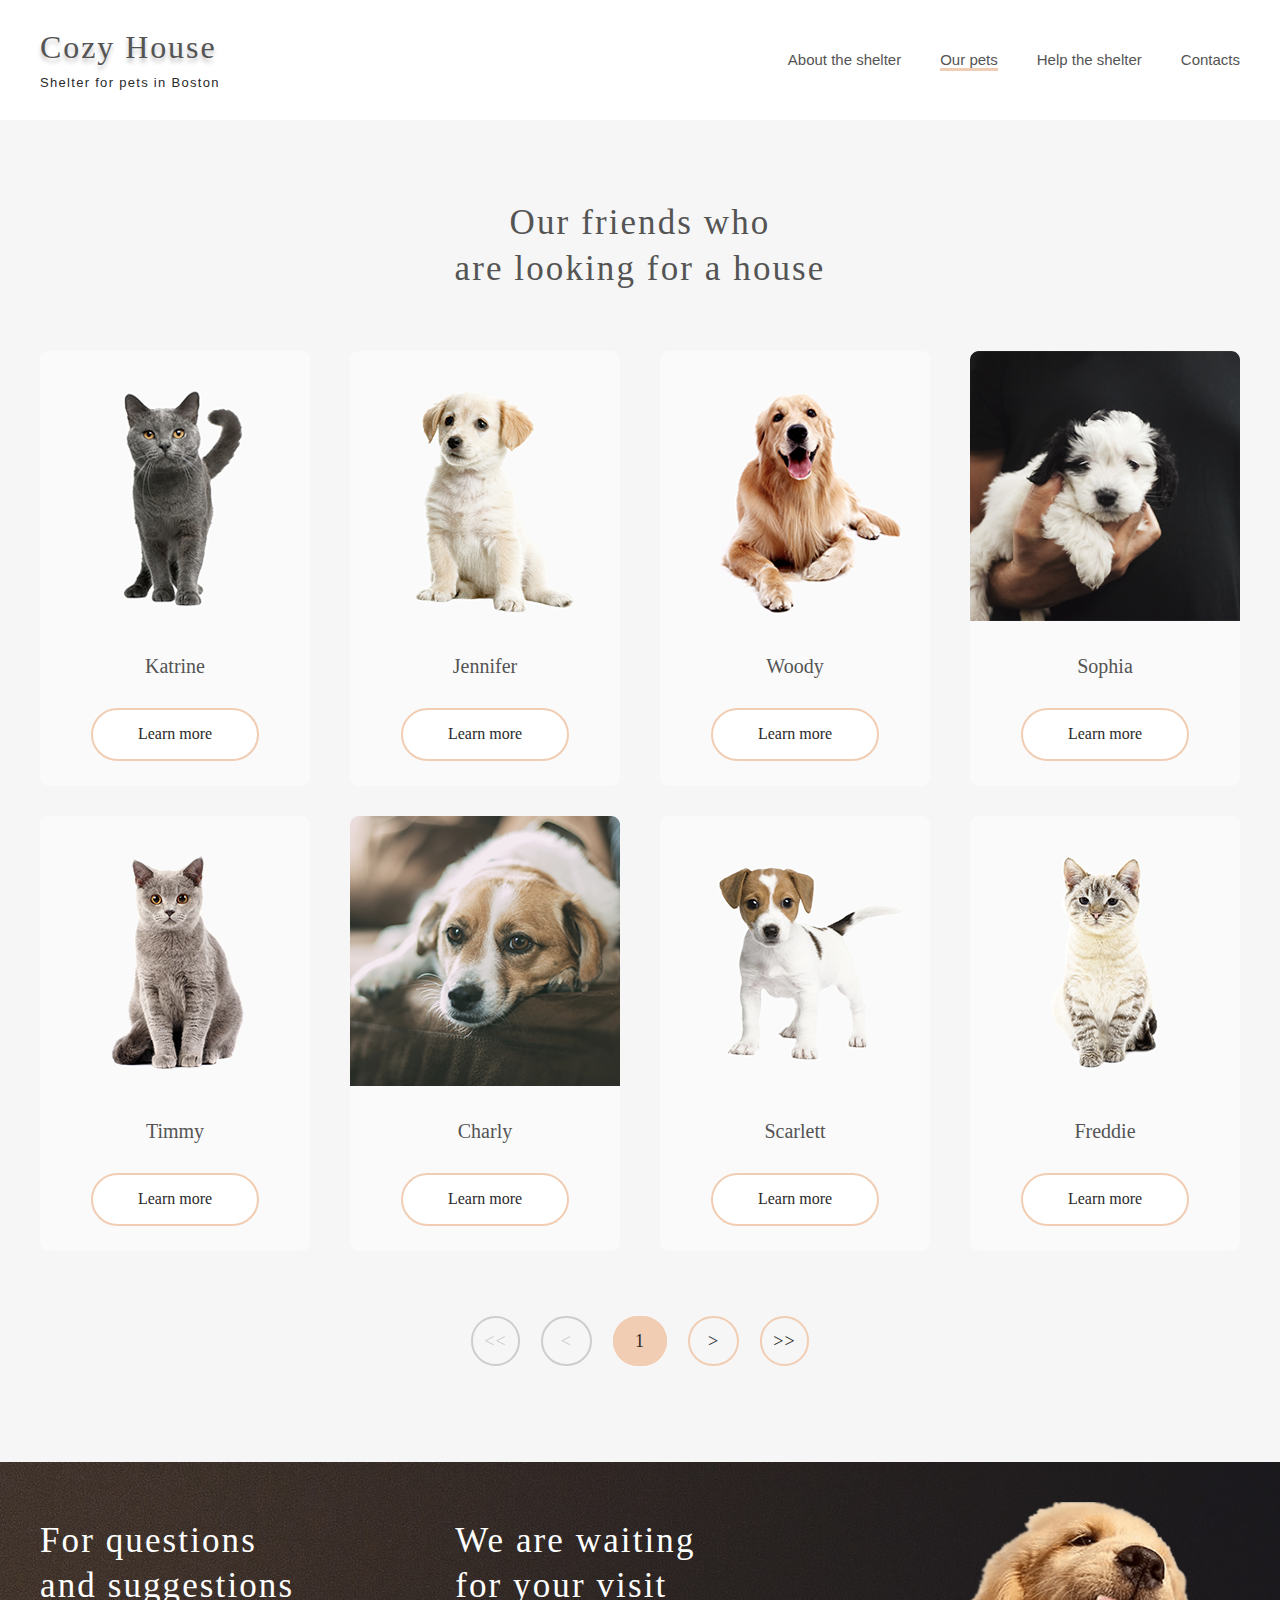
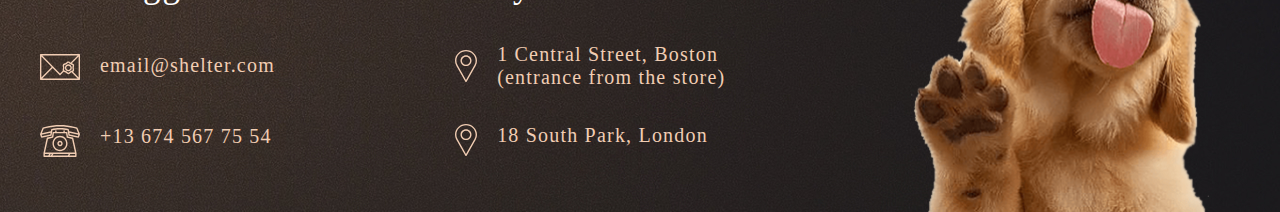
<file: pages/pets/pets.html>
<!DOCTYPE html>
<html lang="ru">
<head>
    <meta charset="UTF-8">
    <meta http-equiv="X-UA-Compatible" content="IE=edge">
    <meta name="viewport" content="width=device-width, initial-scale=1.0">
    <link rel="stylesheet" href="style.css">
    <link rel="stylesheet" href="normalize.css">
    <link rel="shortcut icon" href="icons/favicon.ico" type="image/x-icon">
    <title>Shelter</title>
</head>
<body>
    <header>
        <div class="container">
            <div class="header">
                <div class="logo">
                    <a class="title" href="./../main/index.html">Cozy House</a>
                    <a class="subtitle" href="./../main/index.html">Shelter for pets in Boston</a>
                </div>
                <div class="menu">
                    <a href="./../main/index.html">About the shelter</a>
                    <a class="active" href="./../pets/pets.html">Our pets</a>
                    <a href="./../main/index.html#help">Help the shelter</a>
                    <a href="#contacts">Contacts</a>
                </div>
            </div>
        </div>
    </header>
    <section class="our-friends">
        <div class="container">
            <h1 class="h1" id="pets">Our friends who<br>are looking for a house</h1>
            <div class="cards">
                <div class="card">
                    <a href="#">
                        <figure>
                            <img src="images/pets-katrine.png" width="270" height="270" alt="pets-katrine">
                            <figcaption>Katrine</figcaption>
                        </figure>
                    </a>
                    <button class="btn-section">Learn more</button>
                </div>
                <div class="card">
                    <a href="#">
                        <figure>
                            <img src="images/pets-jennifer.png" width="270" height="270" alt="pets-jennifer">
                            <figcaption>Jennifer</figcaption>
                        </figure>
                    </a>
                    <button class="btn-section">Learn more</button>
                </div>
                <div class="card">
                    <a href="#">
                        <figure>
                            <img src="images/pets-woody.png" width="270" height="270" alt="pets-woody">
                            <figcaption>Woody</figcaption>
                        </figure>
                    </a>
                    <button class="btn-section">Learn more</button>
                </div>
                <div class="card">
                    <a href="#">
                        <figure>
                            <img src="images/pets-sophia.png" width="270" height="270" alt="pets-sophia">
                            <figcaption>Sophia</figcaption>
                        </figure>
                    </a>
                    <button class="btn-section">Learn more</button>
                </div>
                <div class="card">
                    <a href="#">
                        <figure>
                            <img src="images/pets-timmy.png" width="270" height="270" alt="pets-timmy">
                            <figcaption>Timmy</figcaption>
                        </figure>
                    </a>
                    <button class="btn-section">Learn more</button>
                </div>
                <div class="card">
                    <a href="#">
                        <figure>
                            <img src="images/pets-charly.png" width="270" height="270" alt="pets-charly">
                            <figcaption>Charly</figcaption>
                        </figure>
                    </a>
                    <button class="btn-section">Learn more</button>
                </div>
                <div class="card">
                    <a href="#">
                        <figure>
                            <img src="images/pets-scarlet.png" width="270" height="270" alt="pets-scarlet">
                            <figcaption>Scarlett</figcaption>
                        </figure>
                    </a>
                    <button class="btn-section">Learn more</button>
                </div>
                <div class="card">
                    <a href="#">
                        <figure>
                            <img src="images/pets-freddie.png" width="270" height="270" alt="pets-freddie">
                            <figcaption>Freddie</figcaption>
                        </figure>
                    </a>
                    <button class="btn-section">Learn more</button>
                </div>
            </div>
            <div class="paginator">
                <span class="button-paginator-inactive-prelast">&lt;&lt;</span>
                <span class="button-paginator-inactive-last">&lt;</span>
                <span class="button-paginator">1</span>
                <a href="#"><span class="button-paginator-active-first">&gt;</span></a>
                <a href="#"><span class="button-paginator-active-second">&gt;&gt;</span></a>
            </div>
        </div>
    </section>
    <footer class="footer">
        <div class="container">
            <div class="contacts">
                <h2 class="h2-left" id="contacts">For questions<br>and suggestions</h2>
                <div class="contact">
                    <img src="icons/mail.svg" alt="mail">
                    <a href="mailto:email@shelter.com">email@shelter.com</a>
                </div>
                <div class="contact">
                    <img src="icons/phone.svg" alt="phone">
                    <a href="tel:+136745677554">+13 674 567 75 54</a>
                </div>
            </div>
            <div class="adress">
                <h2 class="h2-left">We are waiting<br>for your visit</h2>
                <div class="contact">
                    <img src="icons/pin.svg" alt="pin">
                    <a href="https://goo.gl/maps/vgHoeDdZ8uk4mRLP7">1 Central Street, Boston<br>(entrance from the store)</a>
                </div>
                <div class="contact">
                    <img src="icons/pin.svg" alt="pin">
                    <a href="https://goo.gl/maps/bcWKHkHespCFAikF7">18 South Park, London</a>
                </div>
            </div>
        </div>
    </footer>
</body>
</html>
</file>
<file: pages/pets/style.css>
body {
    font-family: 'Georgia', 'Times New Roman', serif;
    font-style: normal;
    font-weight: 400;
}

html {
    scroll-behavior: smooth;
}

header {
    height: 120px;
    background: #FFFFFF;
    box-sizing: border-box;
    
}
.container {
    max-width: 1280px;
    margin: 0 auto;
    padding-left: 40px;
    padding-right: 40px;
    box-sizing: border-box;
}

.header {
    display: flex;
    justify-content: space-between;
    align-items: center;
    padding-top: 30px;
}

.title {
    color: #545454;
    text-shadow: 0px 4px 4px rgba(0, 0, 0, 0.25);
    font-size: 32px;
    line-height: 110%;
    letter-spacing: 0.06em;
    text-decoration: none;
}

.subtitle {
    color: #292929;
    font-family: 'Arial';
    font-size: 13px;
    line-height: 15px;
    letter-spacing: 0.1em;
    text-decoration: none;
    display: block;
    padding-top: 10px;
}

.menu a {
    font-family: 'Arial';
    font-size: 15px;
    line-height: 160%;
    text-decoration: none;
    color: #545454;
    margin-left: 35px;
    transition: all ease 0.5s;
    display: inline-block;
    position: relative;
}
.menu a:hover, .menu-item:focus{
    transform: scale(1.2);
}
.menu a::after {
    content: '';
    position: absolute;
    top: 20px;
    left: 0;
    width: 100%;
    height: 3px;
    background: #F1CDB3;
    visibility: hidden;
}

.menu a:active{
    border-bottom: 3px solid #F1CDB3;
}

.menu .active::after {
    visibility: visible;
}

.h1 {
    font-family: 'Georgia';
    font-style: normal;
    font-weight: 400;
    font-size: 35px;
    line-height: 130%;
    color: #545454;
    text-align: center;
    margin: 0 auto;
    letter-spacing: 0.06em;
}

.our-friends {
    background: #F6F6F6;
}

.our-friends .container {
    padding-top: 80px;
}

.h2-left {
    text-align: left;
    font-family: 'Georgia';
    font-style: normal;
    font-weight: 400;
    font-size: 35px;
    line-height: 130%;
    letter-spacing: 0.06em;
    margin: 0 0;
}

.cards {
    display: flex;
    flex-wrap: wrap;
    justify-content: space-between;
    margin-top: 60px;
    text-align: center;
}

.card {
    background: #FAFAFA;
    border-radius: 9px;
    width: 270px;
    height: 435px;
    box-sizing: border-box;
    text-align: center;
    margin-bottom: 30px;
    transition: all ease 0.5s;
}

figure {
    margin: 0 0;
}

.card a {
    text-decoration: none;
}

.card:hover {
    transform: scale(1.1);
}

.card figcaption {
    margin-top: 30px;
    margin-bottom: 30px;
    color: #545454;
    font-size: 20px;
    line-height: 23px;
    text-align: center;
}

.btn-section {
    color: #292929;
    background-color: #FFFFFF;
    padding: 15px 45px;
    border: 2px solid #F1CDB3;
    border-radius: 100px;
    box-sizing: border-box;
    display: inline-block;
    transition: all ease 0.5s;
    text-decoration: none;
}

.btn-section:hover, .btn-section:active {
    transform: scale(1.2);
    background-color: #FDDCC4;
    border: 2px solid #FDDCC4;
    cursor: pointer;
}

.paginator {
    text-align: center;
    margin-top: 50px;
    padding-bottom: 110px;
}

.paginator a {
    text-decoration: none;
}

.button-paginator-inactive-prelast {
    color: #CDCDCD;
    font-size: 18px;
    line-height: 115%;
    letter-spacing: 0.06em;
    padding: 13px 11px;
    border: 2px solid #CDCDCD;
    border-radius: 150px;
}

.button-paginator-inactive-last {
    color: #CDCDCD;
    font-size: 18px;
    line-height: 115%;
    letter-spacing: 0.06em;
    padding: 13px 18px;
    border: 2px solid #CDCDCD;
    border-radius: 100px;
    margin-left: 17px;
}

.button-paginator {
    color: #292929;
    background-color: #F1CDB3;
    font-size: 18px;
    line-height: 115%;
    letter-spacing: 0.06em;
    padding: 13px 20px;
    border: 2px solid #F1CDB3;
    border-radius: 100px;
    margin-right: 17px;
    margin-left: 17px;
}

.button-paginator-active-first {
    color: #292929;
    font-size: 18px;
    line-height: 115%;
    letter-spacing: 0.06em;
    padding: 13px 18px;
    border: 2px solid #F1CDB3;
    border-radius: 100px;
    margin-right: 17px;
}

.button-paginator-active-second {
    color: #292929;
    font-size: 18px;
    line-height: 115%;
    letter-spacing: 0.06em;
    padding: 13px 11px;
    border: 2px solid #F1CDB3;
    border-radius: 100px;
}

.button-paginator-active-first:hover, .button-paginator-active-first:active{
    background-color: #F1CDB3;
}

.button-paginator-active-second:hover, .button-paginator-active-second:active{
    background-color: #F1CDB3;
}

/* FOOTER */

.footer {
    background: url('images/footer-puppy.png') bottom right 70px no-repeat, 
    url('images/footer-background.jpg') center center/cover no-repeat ;
    height: 350px;
    padding-top: 40px;
    box-sizing: border-box;
}

.footer .container {
    display: flex;
    justify-content:flex-start;
    column-gap: 161px;
}

.contacts {
    display: flex;
    flex-direction: column;
    row-gap: 45px;
    justify-content: flex-start;
    padding-top: 16px;
}


.adress {
    padding-top: 16px;
}

.adress .h2-left {
    padding-bottom: 34px;
}

.adress .contact {
    margin-bottom: 35px;
}

.footer .h2-left {
    color: #FFFFFF;
    margin: 0 0;
    letter-spacing: 0.06em;
}

.footer a {
    color: #F1CDB3;
    font-size: 20px;
    line-height: 115%;
    text-decoration: none;
    letter-spacing: 0.06em;
}

.footer .contact {
    display: flex;
    column-gap: 20px;
}
</file>
